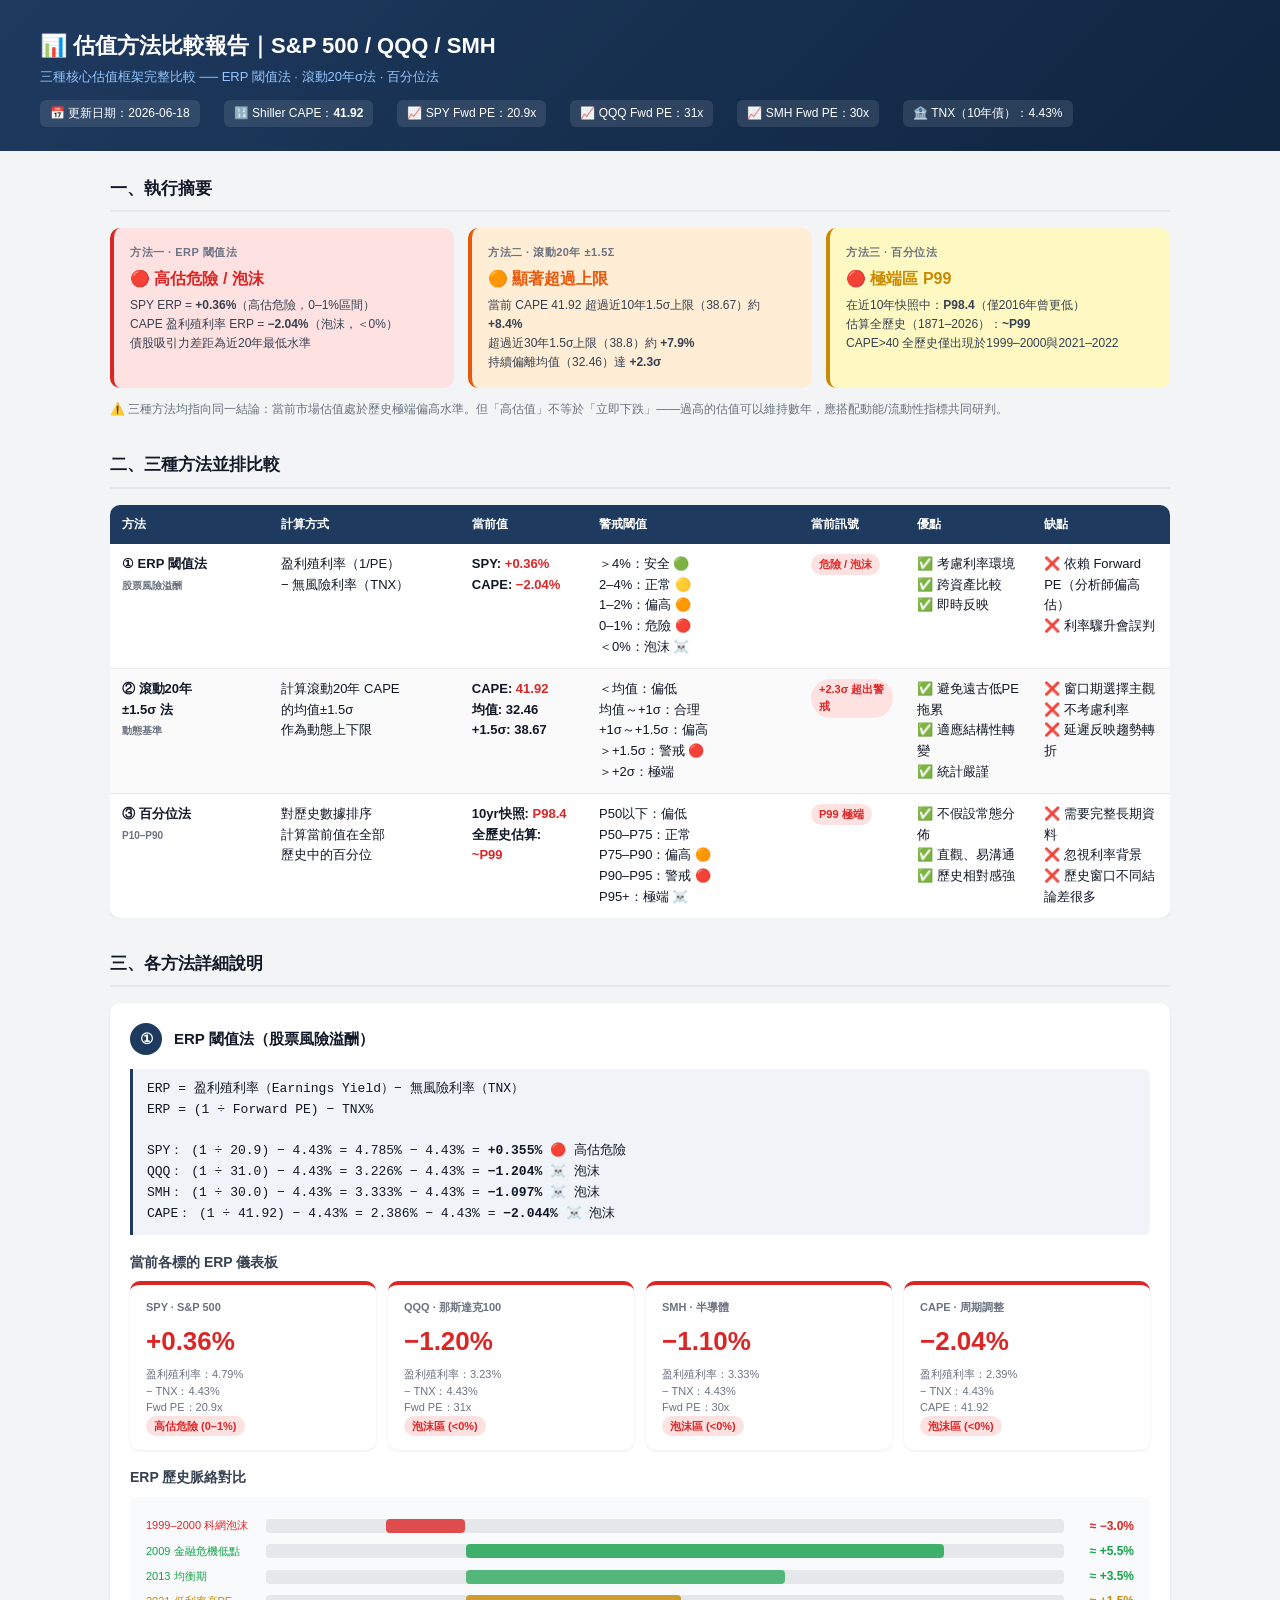
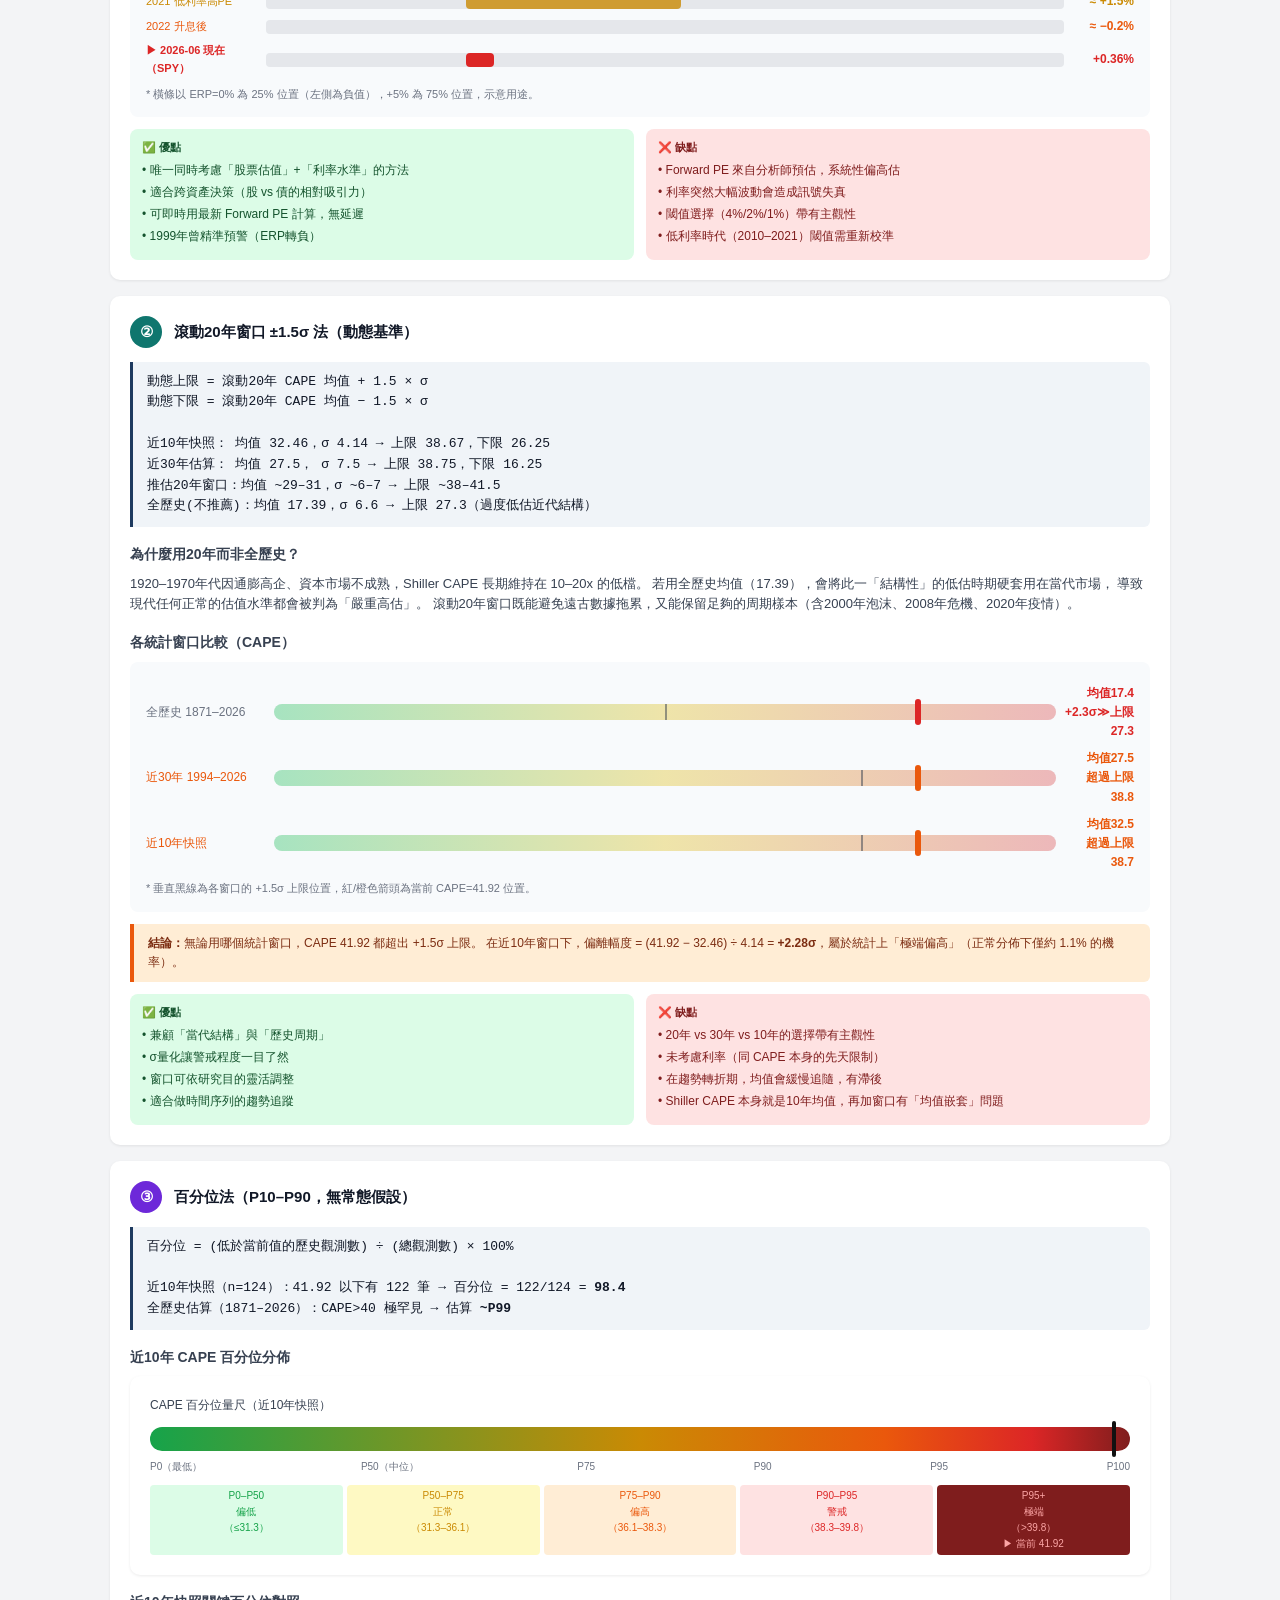
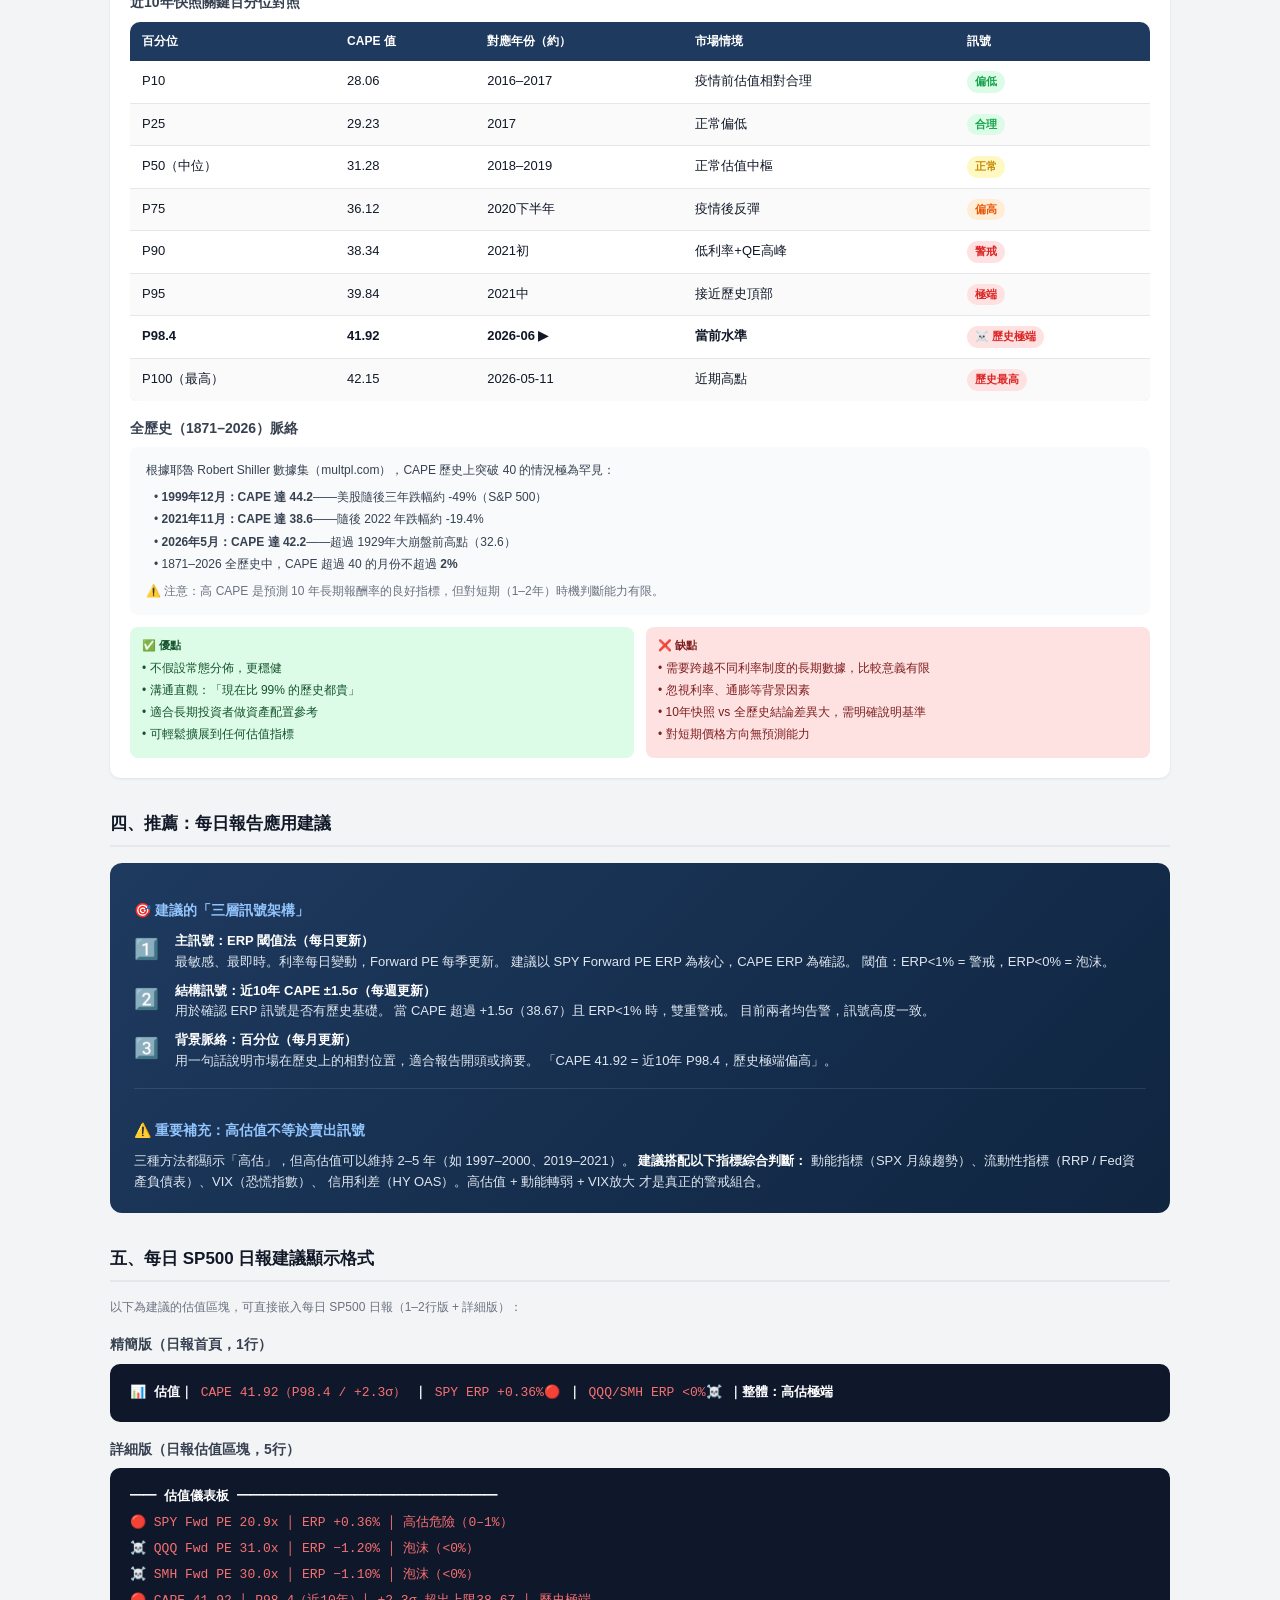
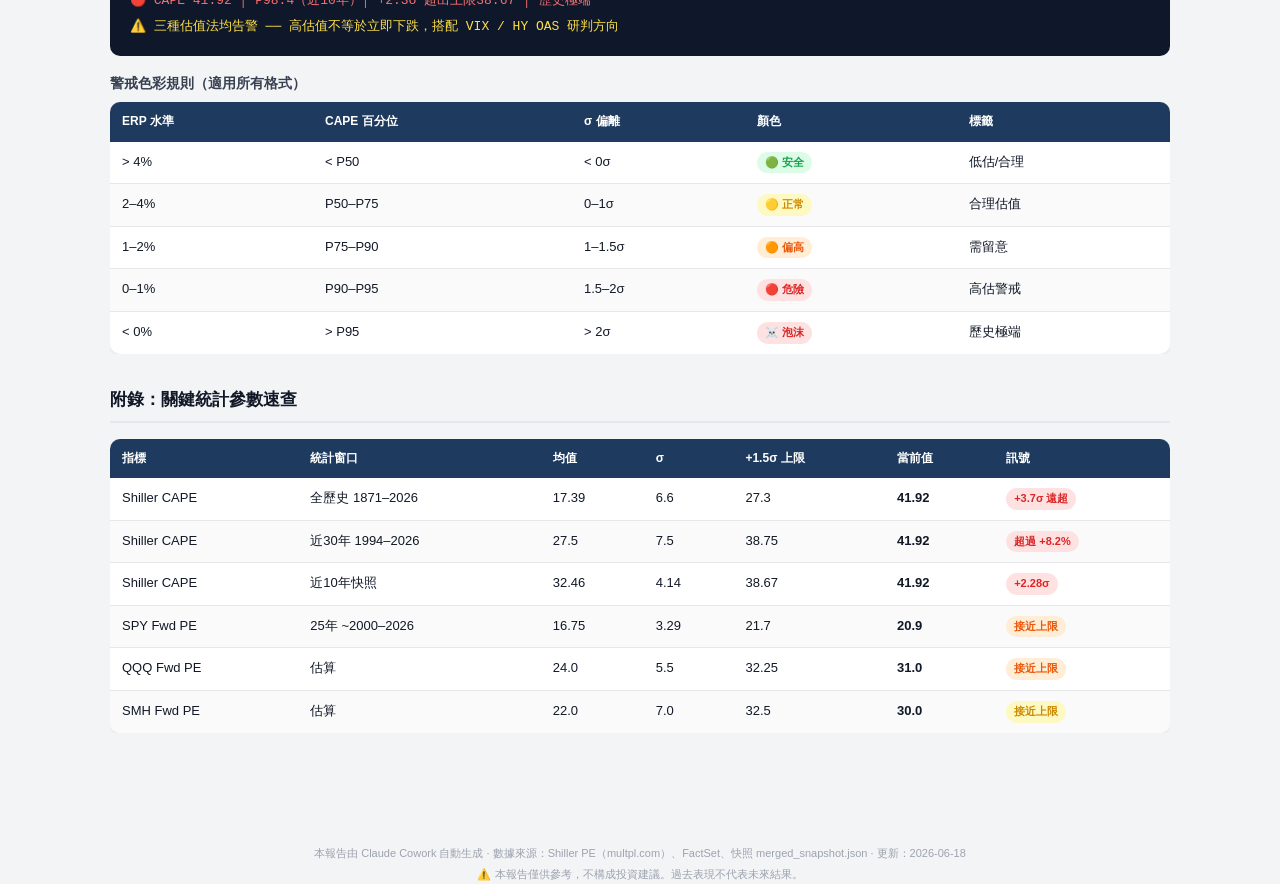
<file: docs/valuation-report.html>
<!DOCTYPE html>
<html lang="zh-Hant">
<head>
<meta charset="UTF-8">
<meta name="viewport" content="width=device-width, initial-scale=1.0">
<title>估值方法比較報告｜S&P 500 / 科技股</title>
<style>
  :root {
    --green:  #16a34a;
    --green-bg: #dcfce7;
    --yellow: #ca8a04;
    --yellow-bg: #fef9c3;
    --orange: #ea580c;
    --orange-bg: #ffedd5;
    --red:    #dc2626;
    --red-bg: #fee2e2;
    --gray:   #6b7280;
    --dark:   #111827;
    --mid:    #374151;
    --light-bg: #f9fafb;
    --border: #e5e7eb;
  }
  * { box-sizing: border-box; margin: 0; padding: 0; }
  body { font-family: 'Segoe UI', 'PingFang TC', 'Noto Sans TC', sans-serif; background: #f3f4f6; color: var(--dark); font-size: 14px; line-height: 1.6; }

  /* ── 頂部標題 ── */
  header { background: linear-gradient(135deg, #1e3a5f 0%, #0f2540 100%); color: #fff; padding: 28px 40px 24px; }
  header h1 { font-size: 22px; font-weight: 700; margin-bottom: 4px; }
  header .subtitle { font-size: 13px; color: #93c5fd; }
  header .meta { margin-top: 12px; display: flex; gap: 24px; flex-wrap: wrap; }
  header .meta span { font-size: 12px; background: rgba(255,255,255,0.1); border-radius: 6px; padding: 4px 10px; }

  /* ── 布局 ── */
  .container { max-width: 1100px; margin: 0 auto; padding: 24px 20px 60px; }
  section { margin-bottom: 32px; }
  h2 { font-size: 17px; font-weight: 700; color: var(--dark); padding: 0 0 8px; border-bottom: 2px solid var(--border); margin-bottom: 16px; }
  h3 { font-size: 14px; font-weight: 700; color: var(--mid); margin: 16px 0 8px; }

  /* ── 執行摘要卡片 ── */
  .exec-grid { display: grid; grid-template-columns: repeat(3, 1fr); gap: 14px; }
  @media(max-width:700px){ .exec-grid { grid-template-columns: 1fr; } }
  .exec-card { border-radius: 10px; padding: 16px; border-left: 4px solid; }
  .exec-card.danger { border-color: var(--red); background: var(--red-bg); }
  .exec-card.warning { border-color: var(--orange); background: var(--orange-bg); }
  .exec-card.caution { border-color: var(--yellow); background: var(--yellow-bg); }
  .exec-card .method { font-size: 11px; font-weight: 700; text-transform: uppercase; letter-spacing: .5px; color: var(--gray); margin-bottom: 4px; }
  .exec-card .signal { font-size: 16px; font-weight: 800; margin-bottom: 4px; }
  .exec-card.danger .signal { color: var(--red); }
  .exec-card.warning .signal { color: var(--orange); }
  .exec-card.caution .signal { color: var(--yellow); }
  .exec-card .desc { font-size: 12px; color: var(--mid); }

  /* ── 通用表格 ── */
  table { width: 100%; border-collapse: collapse; background: #fff; border-radius: 10px; overflow: hidden; box-shadow: 0 1px 3px rgba(0,0,0,.08); }
  th { background: #1e3a5f; color: #fff; font-size: 12px; font-weight: 600; padding: 10px 12px; text-align: left; }
  td { padding: 10px 12px; border-bottom: 1px solid var(--border); font-size: 13px; vertical-align: top; }
  tr:last-child td { border-bottom: none; }
  tr:nth-child(even) td { background: #fafafa; }

  /* ── 訊號標籤 ── */
  .badge { display: inline-block; padding: 2px 8px; border-radius: 20px; font-size: 11px; font-weight: 700; }
  .badge.green  { background: var(--green-bg);  color: var(--green); }
  .badge.yellow { background: var(--yellow-bg); color: var(--yellow); }
  .badge.orange { background: var(--orange-bg); color: var(--orange); }
  .badge.red    { background: var(--red-bg);    color: var(--red); }

  /* ── ERP 儀表板 ── */
  .erp-grid { display: grid; grid-template-columns: repeat(4, 1fr); gap: 12px; }
  @media(max-width:700px){ .erp-grid { grid-template-columns: repeat(2,1fr); } }
  .erp-card { background: #fff; border-radius: 10px; padding: 14px 16px; box-shadow: 0 1px 3px rgba(0,0,0,.08); border-top: 4px solid; }
  .erp-card.red-top    { border-color: var(--red); }
  .erp-card.orange-top { border-color: var(--orange); }
  .erp-card .ticker { font-size: 11px; color: var(--gray); font-weight: 700; text-transform: uppercase; }
  .erp-card .erp-val { font-size: 26px; font-weight: 800; margin: 4px 0; }
  .erp-card.red-top    .erp-val { color: var(--red); }
  .erp-card.orange-top .erp-val { color: var(--orange); }
  .erp-card .erp-detail { font-size: 11px; color: var(--gray); line-height: 1.5; }

  /* ── ERP 歷史對比橫條 ── */
  .erp-history { display: grid; grid-template-columns: 110px 1fr 60px; align-items: center; gap: 10px; margin: 6px 0; }
  .erp-bar-track { background: #e5e7eb; border-radius: 4px; height: 14px; position: relative; overflow: visible; }
  .erp-bar-fill { height: 100%; border-radius: 4px; position: absolute; top: 0; }
  .erp-history-label { font-size: 11px; color: var(--mid); }
  .erp-history-val   { font-size: 12px; font-weight: 700; text-align: right; }

  /* ── 量尺（百分位） ── */
  .gauge-wrap { background: #fff; border-radius: 10px; padding: 20px; box-shadow: 0 1px 3px rgba(0,0,0,.08); }
  .gauge-track { height: 24px; border-radius: 12px; background: linear-gradient(to right, #16a34a 0%, #ca8a04 50%, #ea580c 75%, #dc2626 90%, #7f1d1d 100%); position: relative; margin: 12px 0 8px; }
  .gauge-needle { position: absolute; top: -6px; width: 4px; height: 36px; background: #111; border-radius: 2px; transform: translateX(-2px); }
  .gauge-labels { display: flex; justify-content: space-between; font-size: 10px; color: var(--gray); }
  .gauge-zones { display: grid; grid-template-columns: repeat(5,1fr); gap: 4px; margin-top: 10px; text-align: center; font-size: 10px; }
  .gz { border-radius: 4px; padding: 3px; }
  .gz.green  { background: var(--green-bg);  color: var(--green); }
  .gz.yellow { background: var(--yellow-bg); color: var(--yellow); }
  .gz.orange { background: var(--orange-bg); color: var(--orange); }
  .gz.red    { background: var(--red-bg);    color: var(--red); }
  .gz.darkred{ background: #7f1d1d; color: #fca5a5; }

  /* ── σ 量尺 ── */
  .sigma-row { display: flex; align-items: center; gap: 8px; margin: 8px 0; }
  .sigma-row label { font-size: 12px; color: var(--mid); width: 120px; flex-shrink: 0; }
  .sigma-track { flex: 1; height: 16px; border-radius: 8px; background: #e5e7eb; position: relative; overflow: visible; }
  .sigma-fill { height: 100%; border-radius: 8px; }
  .sigma-marker { position: absolute; top: -5px; width: 6px; height: 26px; background: #111; border-radius: 3px; }
  .sigma-val { font-size: 12px; font-weight: 700; width: 70px; text-align: right; }

  /* ── 方法詳情 ── */
  .method-section { background: #fff; border-radius: 10px; padding: 20px; box-shadow: 0 1px 3px rgba(0,0,0,.08); margin-bottom: 16px; }
  .method-header { display: flex; align-items: center; gap: 12px; margin-bottom: 14px; }
  .method-num { width: 32px; height: 32px; border-radius: 50%; display: flex; align-items: center; justify-content: center; font-weight: 800; font-size: 15px; color: #fff; flex-shrink: 0; }
  .num-blue { background: #1e3a5f; }
  .num-teal { background: #0f766e; }
  .num-purple { background: #6d28d9; }
  .method-title { font-size: 15px; font-weight: 700; }
  .formula-box { background: #f0f4f8; border-left: 3px solid #1e3a5f; padding: 10px 14px; border-radius: 0 6px 6px 0; font-family: monospace; font-size: 13px; margin: 10px 0; }
  .pros-cons { display: grid; grid-template-columns: 1fr 1fr; gap: 12px; margin-top: 12px; }
  @media(max-width:600px){ .pros-cons { grid-template-columns: 1fr; } }
  .pro-box, .con-box { border-radius: 8px; padding: 10px 12px; font-size: 12px; }
  .pro-box { background: var(--green-bg); color: #14532d; }
  .con-box { background: var(--red-bg); color: #7f1d1d; }
  .pro-box strong, .con-box strong { display: block; margin-bottom: 4px; font-size: 11px; text-transform: uppercase; }
  ul.dot { list-style: none; }
  ul.dot li::before { content: '• '; }
  ul.dot li { margin: 3px 0; }

  /* ── 推薦 ── */
  .rec-card { background: linear-gradient(135deg, #1e3a5f, #0f2540); color: #fff; border-radius: 12px; padding: 20px 24px; }
  .rec-card h3 { color: #93c5fd; margin-bottom: 10px; }
  .rec-row { display: flex; gap: 16px; margin: 8px 0; align-items: flex-start; }
  .rec-icon { font-size: 20px; flex-shrink: 0; margin-top: 2px; }
  .rec-text { font-size: 13px; line-height: 1.6; color: #e0e7ef; }
  .rec-text strong { color: #fff; }

  /* ── 日報格式 ── */
  .daily-box { background: #0f172a; color: #e2e8f0; border-radius: 10px; padding: 16px 20px; font-family: monospace; font-size: 13px; line-height: 2; }
  .daily-box .g { color: #4ade80; }
  .daily-box .y { color: #fde047; }
  .daily-box .o { color: #fb923c; }
  .daily-box .r { color: #f87171; }
  .daily-box .w { color: #fff; font-weight: 700; }

  /* ── footer ── */
  footer { text-align: center; font-size: 11px; color: #9ca3af; margin-top: 20px; }

  /* ── 比較大表格欄寬調整 ── */
  .compare-table td:nth-child(1) { width: 15%; font-weight: 600; }
  .compare-table td:nth-child(2) { width: 18%; }
  .compare-table td:nth-child(3) { width: 12%; font-weight: 700; }
  .compare-table td:nth-child(4) { width: 20%; }
  .compare-table td:nth-child(5) { width: 10%; }
  .compare-table td:nth-child(6) { width: 12%; }
  .compare-table td:nth-child(7) { width: 13%; }
</style>
</head>
<body>

<header>
  <h1>📊 估值方法比較報告｜S&amp;P 500 / QQQ / SMH</h1>
  <div class="subtitle">三種核心估值框架完整比較 ── ERP 閾值法 · 滾動20年σ法 · 百分位法</div>
  <div class="meta">
    <span>📅 更新日期：2026-06-18</span>
    <span>🔢 Shiller CAPE：<strong>41.92</strong></span>
    <span>📈 SPY Fwd PE：20.9x</span>
    <span>📈 QQQ Fwd PE：31x</span>
    <span>📈 SMH Fwd PE：30x</span>
    <span>🏦 TNX（10年債）：4.43%</span>
  </div>
</header>

<div class="container">

<!-- ━━━━━━━━━ 一、執行摘要 ━━━━━━━━━ -->
<section>
  <h2>一、執行摘要</h2>
  <div class="exec-grid">

    <div class="exec-card danger">
      <div class="method">方法一 · ERP 閾值法</div>
      <div class="signal">🔴 高估危險 / 泡沫</div>
      <div class="desc">
        SPY ERP = <strong>+0.36%</strong>（高估危險，0–1%區間）<br>
        CAPE 盈利殖利率 ERP = <strong>−2.04%</strong>（泡沫，＜0%）<br>
        債股吸引力差距為近20年最低水準
      </div>
    </div>

    <div class="exec-card warning">
      <div class="method">方法二 · 滾動20年 ±1.5σ</div>
      <div class="signal">🟠 顯著超過上限</div>
      <div class="desc">
        當前 CAPE 41.92 超過近10年1.5σ上限（38.67）約 <strong>+8.4%</strong><br>
        超過近30年1.5σ上限（38.8）約 <strong>+7.9%</strong><br>
        持續偏離均值（32.46）達 <strong>+2.3σ</strong>
      </div>
    </div>

    <div class="exec-card caution">
      <div class="method">方法三 · 百分位法</div>
      <div class="signal">🔴 極端區 P99</div>
      <div class="desc">
        在近10年快照中：<strong>P98.4</strong>（僅2016年曾更低）<br>
        估算全歷史（1871–2026）：<strong>~P99</strong><br>
        CAPE&gt;40 全歷史僅出現於1999–2000與2021–2022
      </div>
    </div>

  </div>
  <p style="margin-top:12px; font-size:12px; color:var(--gray);">
    ⚠️ 三種方法均指向同一結論：當前市場估值處於歷史極端偏高水準。但「高估值」不等於「立即下跌」——過高的估值可以維持數年，應搭配動能/流動性指標共同研判。
  </p>
</section>

<!-- ━━━━━━━━━ 二、三種方法並排比較表 ━━━━━━━━━ -->
<section>
  <h2>二、三種方法並排比較</h2>
  <div style="overflow-x:auto;">
  <table class="compare-table">
    <thead>
      <tr>
        <th>方法</th>
        <th>計算方式</th>
        <th>當前值</th>
        <th>警戒閾值</th>
        <th>當前訊號</th>
        <th>優點</th>
        <th>缺點</th>
      </tr>
    </thead>
    <tbody>
      <tr>
        <td>① ERP 閾值法<br><span style="font-size:10px;color:var(--gray);">股票風險溢酬</span></td>
        <td>盈利殖利率（1/PE）<br>− 無風險利率（TNX）</td>
        <td>
          SPY: <span style="color:var(--red);font-weight:700;">+0.36%</span><br>
          CAPE: <span style="color:var(--red);font-weight:700;">−2.04%</span>
        </td>
        <td>
          ＞4%：安全 🟢<br>
          2–4%：正常 🟡<br>
          1–2%：偏高 🟠<br>
          0–1%：危險 🔴<br>
          ＜0%：泡沫 ☠️
        </td>
        <td>
          <span class="badge red">危險 / 泡沫</span>
        </td>
        <td>
          ✅ 考慮利率環境<br>
          ✅ 跨資產比較<br>
          ✅ 即時反映
        </td>
        <td>
          ❌ 依賴 Forward PE（分析師偏高估）<br>
          ❌ 利率驟升會誤判
        </td>
      </tr>
      <tr>
        <td>② 滾動20年<br>±1.5σ 法<br><span style="font-size:10px;color:var(--gray);">動態基準</span></td>
        <td>計算滾動20年 CAPE<br>的均值±1.5σ<br>作為動態上下限</td>
        <td>
          CAPE: <span style="color:var(--red);font-weight:700;">41.92</span><br>
          均值: 32.46<br>
          +1.5σ: 38.67
        </td>
        <td>
          ＜均值：偏低<br>
          均值～+1σ：合理<br>
          +1σ～+1.5σ：偏高<br>
          ＞+1.5σ：警戒 🔴<br>
          ＞+2σ：極端
        </td>
        <td>
          <span class="badge red">+2.3σ 超出警戒</span>
        </td>
        <td>
          ✅ 避免遠古低PE拖累<br>
          ✅ 適應結構性轉變<br>
          ✅ 統計嚴謹
        </td>
        <td>
          ❌ 窗口期選擇主觀<br>
          ❌ 不考慮利率<br>
          ❌ 延遲反映趨勢轉折
        </td>
      </tr>
      <tr>
        <td>③ 百分位法<br><span style="font-size:10px;color:var(--gray);">P10–P90</span></td>
        <td>對歷史數據排序<br>計算當前值在全部<br>歷史中的百分位</td>
        <td>
          10yr快照: <span style="color:var(--red);font-weight:700;">P98.4</span><br>
          全歷史估算: <span style="color:var(--red);font-weight:700;">~P99</span>
        </td>
        <td>
          P50以下：偏低<br>
          P50–P75：正常<br>
          P75–P90：偏高 🟠<br>
          P90–P95：警戒 🔴<br>
          P95+：極端 ☠️
        </td>
        <td>
          <span class="badge red">P99 極端</span>
        </td>
        <td>
          ✅ 不假設常態分佈<br>
          ✅ 直觀、易溝通<br>
          ✅ 歷史相對感強
        </td>
        <td>
          ❌ 需要完整長期資料<br>
          ❌ 忽視利率背景<br>
          ❌ 歷史窗口不同結論差很多
        </td>
      </tr>
    </tbody>
  </table>
  </div>
</section>

<!-- ━━━━━━━━━ 三、方法一：ERP 閾值法 ━━━━━━━━━ -->
<section>
  <h2>三、各方法詳細說明</h2>

  <div class="method-section">
    <div class="method-header">
      <div class="method-num num-blue">①</div>
      <div class="method-title">ERP 閾值法（股票風險溢酬）</div>
    </div>

    <div class="formula-box">
      ERP = 盈利殖利率（Earnings Yield）− 無風險利率（TNX）<br>
      ERP = (1 ÷ Forward PE)  −  TNX%<br><br>
      SPY：  (1 ÷ 20.9)  − 4.43% =  4.785% − 4.43% = <strong>+0.355%</strong>  🔴 高估危險<br>
      QQQ：  (1 ÷ 31.0)  − 4.43% =  3.226% − 4.43% = <strong>−1.204%</strong>  ☠️ 泡沫<br>
      SMH：  (1 ÷ 30.0)  − 4.43% =  3.333% − 4.43% = <strong>−1.097%</strong>  ☠️ 泡沫<br>
      CAPE： (1 ÷ 41.92) − 4.43% =  2.386% − 4.43% = <strong>−2.044%</strong>  ☠️ 泡沫
    </div>

    <h3>當前各標的 ERP 儀表板</h3>
    <div class="erp-grid">
      <div class="erp-card red-top">
        <div class="ticker">SPY · S&amp;P 500</div>
        <div class="erp-val">+0.36%</div>
        <div class="erp-detail">
          盈利殖利率：4.79%<br>
          − TNX：4.43%<br>
          Fwd PE：20.9x<br>
          <span class="badge red">高估危險 (0–1%)</span>
        </div>
      </div>
      <div class="erp-card red-top">
        <div class="ticker">QQQ · 那斯達克100</div>
        <div class="erp-val">−1.20%</div>
        <div class="erp-detail">
          盈利殖利率：3.23%<br>
          − TNX：4.43%<br>
          Fwd PE：31x<br>
          <span class="badge red">泡沫區 (&lt;0%)</span>
        </div>
      </div>
      <div class="erp-card red-top">
        <div class="ticker">SMH · 半導體</div>
        <div class="erp-val">−1.10%</div>
        <div class="erp-detail">
          盈利殖利率：3.33%<br>
          − TNX：4.43%<br>
          Fwd PE：30x<br>
          <span class="badge red">泡沫區 (&lt;0%)</span>
        </div>
      </div>
      <div class="erp-card red-top">
        <div class="ticker">CAPE · 周期調整</div>
        <div class="erp-val">−2.04%</div>
        <div class="erp-detail">
          盈利殖利率：2.39%<br>
          − TNX：4.43%<br>
          CAPE：41.92<br>
          <span class="badge red">泡沫區 (&lt;0%)</span>
        </div>
      </div>
    </div>

    <h3>ERP 歷史脈絡對比</h3>
    <div style="background:#f8fafc; border-radius:8px; padding:14px 16px; margin-top:8px;">
      <div class="erp-history">
        <span class="erp-history-label" style="color:var(--red);">1999–2000 科網泡沫</span>
        <div class="erp-bar-track">
          <div class="erp-bar-fill" style="left:15%;width:10%;background:var(--red);opacity:.8;"></div>
        </div>
        <span class="erp-history-val" style="color:var(--red);">≈ −3.0%</span>
      </div>
      <div class="erp-history">
        <span class="erp-history-label" style="color:var(--green);">2009 金融危機低點</span>
        <div class="erp-bar-track">
          <div class="erp-bar-fill" style="left:25%;width:60%;background:var(--green);opacity:.8;"></div>
        </div>
        <span class="erp-history-val" style="color:var(--green);">≈ +5.5%</span>
      </div>
      <div class="erp-history">
        <span class="erp-history-label" style="color:var(--green);">2013 均衡期</span>
        <div class="erp-bar-track">
          <div class="erp-bar-fill" style="left:25%;width:40%;background:var(--green);opacity:.7;"></div>
        </div>
        <span class="erp-history-val" style="color:var(--green);">≈ +3.5%</span>
      </div>
      <div class="erp-history">
        <span class="erp-history-label" style="color:var(--yellow);">2021 低利率高PE</span>
        <div class="erp-bar-track">
          <div class="erp-bar-fill" style="left:25%;width:27%;background:var(--yellow);opacity:.8;"></div>
        </div>
        <span class="erp-history-val" style="color:var(--yellow);">≈ +1.5%</span>
      </div>
      <div class="erp-history">
        <span class="erp-history-label" style="color:var(--orange);">2022 升息後</span>
        <div class="erp-bar-track">
          <div class="erp-bar-fill" style="left:25%;width:0%;background:var(--orange);opacity:.8;"></div>
        </div>
        <span class="erp-history-val" style="color:var(--orange);">≈ −0.2%</span>
      </div>
      <div class="erp-history">
        <span class="erp-history-label" style="color:var(--red);font-weight:700;">▶ 2026-06 現在（SPY）</span>
        <div class="erp-bar-track">
          <div class="erp-bar-fill" style="left:25%;width:3.6%;background:var(--red);"></div>
        </div>
        <span class="erp-history-val" style="color:var(--red);font-weight:700;">+0.36%</span>
      </div>
      <p style="font-size:11px;color:var(--gray);margin-top:8px;">* 橫條以 ERP=0% 為 25% 位置（左側為負值），+5% 為 75% 位置，示意用途。</p>
    </div>

    <div class="pros-cons">
      <div class="pro-box">
        <strong>✅ 優點</strong>
        <ul class="dot">
          <li>唯一同時考慮「股票估值」+「利率水準」的方法</li>
          <li>適合跨資產決策（股 vs 債的相對吸引力）</li>
          <li>可即時用最新 Forward PE 計算，無延遲</li>
          <li>1999年曾精準預警（ERP轉負）</li>
        </ul>
      </div>
      <div class="con-box">
        <strong>❌ 缺點</strong>
        <ul class="dot">
          <li>Forward PE 來自分析師預估，系統性偏高估</li>
          <li>利率突然大幅波動會造成訊號失真</li>
          <li>閾值選擇（4%/2%/1%）帶有主觀性</li>
          <li>低利率時代（2010–2021）閾值需重新校準</li>
        </ul>
      </div>
    </div>
  </div>

  <!-- 方法二 -->
  <div class="method-section">
    <div class="method-header">
      <div class="method-num num-teal">②</div>
      <div class="method-title">滾動20年窗口 ±1.5σ 法（動態基準）</div>
    </div>

    <div class="formula-box">
      動態上限 = 滾動20年 CAPE 均值  +  1.5 × σ<br>
      動態下限 = 滾動20年 CAPE 均值  −  1.5 × σ<br><br>
      近10年快照：  均值 32.46，σ 4.14  →  上限 38.67，下限 26.25<br>
      近30年估算：  均值 27.5，  σ 7.5   →  上限 38.75，下限 16.25<br>
      推估20年窗口：均值 ~29–31，σ ~6–7 →  上限 ~38–41.5<br>
      全歷史(不推薦)：均值 17.39，σ 6.6  →  上限 27.3（過度低估近代結構）
    </div>

    <h3>為什麼用20年而非全歷史？</h3>
    <p style="font-size:13px; color:var(--mid); margin:8px 0 12px;">
      1920–1970年代因通膨高企、資本市場不成熟，Shiller CAPE 長期維持在 10–20x 的低檔。
      若用全歷史均值（17.39），會將此一「結構性」的低估時期硬套用在當代市場，
      導致現代任何正常的估值水準都會被判為「嚴重高估」。
      滾動20年窗口既能避免遠古數據拖累，又能保留足夠的周期樣本（含2000年泡沫、2008年危機、2020年疫情）。
    </p>

    <h3>各統計窗口比較（CAPE）</h3>
    <div style="background:#f8fafc; border-radius:8px; padding:14px 16px;">
      <div class="sigma-row">
        <label style="color:var(--gray);">全歷史 1871–2026</label>
        <div class="sigma-track">
          <div class="sigma-fill" style="width:100%;background:linear-gradient(to right,#4ade80 0%,#fde047 50%,#f87171 100%);border-radius:8px;opacity:.4;"></div>
          <div class="sigma-marker" style="left:82%;background:var(--red);"></div>
          <div style="position:absolute;top:0;left:50%;width:2px;height:16px;background:#374151;opacity:.5;"></div>
        </div>
        <span class="sigma-val" style="color:var(--red);">均值17.4<br>+2.3σ≫上限27.3</span>
      </div>
      <div class="sigma-row">
        <label style="color:var(--orange);">近30年 1994–2026</label>
        <div class="sigma-track">
          <div class="sigma-fill" style="width:100%;background:linear-gradient(to right,#4ade80 0%,#fde047 50%,#f87171 100%);border-radius:8px;opacity:.4;"></div>
          <div style="position:absolute;top:0;left:75%;width:2px;height:16px;background:#374151;opacity:.5;"></div>
          <div class="sigma-marker" style="left:82%;background:var(--orange);"></div>
        </div>
        <span class="sigma-val" style="color:var(--orange);">均值27.5<br>超過上限38.8</span>
      </div>
      <div class="sigma-row">
        <label style="color:var(--orange);">近10年快照</label>
        <div class="sigma-track">
          <div class="sigma-fill" style="width:100%;background:linear-gradient(to right,#4ade80 0%,#fde047 50%,#f87171 100%);border-radius:8px;opacity:.4;"></div>
          <div style="position:absolute;top:0;left:75%;width:2px;height:16px;background:#374151;opacity:.5;"></div>
          <div class="sigma-marker" style="left:82%;background:var(--orange);"></div>
        </div>
        <span class="sigma-val" style="color:var(--orange);">均值32.5<br>超過上限38.7</span>
      </div>
      <p style="font-size:11px;color:var(--gray);margin-top:6px;">* 垂直黑線為各窗口的 +1.5σ 上限位置，紅/橙色箭頭為當前 CAPE=41.92 位置。</p>
    </div>

    <div style="margin-top:12px; background:var(--orange-bg); border-left:4px solid var(--orange); padding:10px 14px; border-radius:0 6px 6px 0; font-size:12px; color:#7c2d12;">
      <strong>結論：</strong>無論用哪個統計窗口，CAPE 41.92 都超出 +1.5σ 上限。
      在近10年窗口下，偏離幅度 = (41.92 − 32.46) ÷ 4.14 = <strong>+2.28σ</strong>，屬於統計上「極端偏高」（正常分佈下僅約 1.1% 的機率）。
    </div>

    <div class="pros-cons">
      <div class="pro-box">
        <strong>✅ 優點</strong>
        <ul class="dot">
          <li>兼顧「當代結構」與「歷史周期」</li>
          <li>σ量化讓警戒程度一目了然</li>
          <li>窗口可依研究目的靈活調整</li>
          <li>適合做時間序列的趨勢追蹤</li>
        </ul>
      </div>
      <div class="con-box">
        <strong>❌ 缺點</strong>
        <ul class="dot">
          <li>20年 vs 30年 vs 10年的選擇帶有主觀性</li>
          <li>未考慮利率（同 CAPE 本身的先天限制）</li>
          <li>在趨勢轉折期，均值會緩慢追隨，有滯後</li>
          <li>Shiller CAPE 本身就是10年均值，再加窗口有「均值嵌套」問題</li>
        </ul>
      </div>
    </div>
  </div>

  <!-- 方法三 -->
  <div class="method-section">
    <div class="method-header">
      <div class="method-num num-purple">③</div>
      <div class="method-title">百分位法（P10–P90，無常態假設）</div>
    </div>

    <div class="formula-box">
      百分位 = (低於當前值的歷史觀測數) ÷ (總觀測數) × 100%<br><br>
      近10年快照（n=124）：41.92 以下有 122 筆 → 百分位 = 122/124 = <strong>98.4</strong><br>
      全歷史估算（1871–2026）：CAPE&gt;40 極罕見 → 估算 <strong>~P99</strong>
    </div>

    <h3>近10年 CAPE 百分位分佈</h3>
    <div class="gauge-wrap">
      <p style="font-size:12px;color:var(--mid);margin-bottom:4px;">CAPE 百分位量尺（近10年快照）</p>
      <div class="gauge-track">
        <div class="gauge-needle" style="left:98.4%;"></div>
      </div>
      <div class="gauge-labels">
        <span>P0（最低）</span>
        <span>P50（中位）</span>
        <span>P75</span>
        <span>P90</span>
        <span>P95</span>
        <span>P100</span>
      </div>
      <div class="gauge-zones">
        <div class="gz green">P0–P50<br>偏低<br>（≤31.3）</div>
        <div class="gz yellow">P50–P75<br>正常<br>（31.3–36.1）</div>
        <div class="gz orange">P75–P90<br>偏高<br>（36.1–38.3）</div>
        <div class="gz red">P90–P95<br>警戒<br>（38.3–39.8）</div>
        <div class="gz darkred">P95+<br>極端<br>（&gt;39.8）<br>▶ 當前 41.92</div>
      </div>
    </div>

    <h3>近10年快照關鍵百分位對照</h3>
    <div style="overflow-x:auto;">
    <table>
      <thead>
        <tr>
          <th>百分位</th><th>CAPE 值</th><th>對應年份（約）</th><th>市場情境</th><th>訊號</th>
        </tr>
      </thead>
      <tbody>
        <tr><td>P10</td><td>28.06</td><td>2016–2017</td><td>疫情前估值相對合理</td><td><span class="badge green">偏低</span></td></tr>
        <tr><td>P25</td><td>29.23</td><td>2017</td><td>正常偏低</td><td><span class="badge green">合理</span></td></tr>
        <tr><td>P50（中位）</td><td>31.28</td><td>2018–2019</td><td>正常估值中樞</td><td><span class="badge yellow">正常</span></td></tr>
        <tr><td>P75</td><td>36.12</td><td>2020下半年</td><td>疫情後反彈</td><td><span class="badge orange">偏高</span></td></tr>
        <tr><td>P90</td><td>38.34</td><td>2021初</td><td>低利率+QE高峰</td><td><span class="badge red">警戒</span></td></tr>
        <tr><td>P95</td><td>39.84</td><td>2021中</td><td>接近歷史頂部</td><td><span class="badge red">極端</span></td></tr>
        <tr><td><strong>P98.4</strong></td><td><strong>41.92</strong></td><td><strong>2026-06 ▶</strong></td><td><strong>當前水準</strong></td><td><span class="badge red">☠️ 歷史極端</span></td></tr>
        <tr><td>P100（最高）</td><td>42.15</td><td>2026-05-11</td><td>近期高點</td><td><span class="badge red">歷史最高</span></td></tr>
      </tbody>
    </table>
    </div>

    <h3>全歷史（1871–2026）脈絡</h3>
    <div style="background:#f8fafc;border-radius:8px;padding:14px 16px;font-size:12px;color:var(--mid);">
      <p>根據耶魯 Robert Shiller 數據集（multpl.com），CAPE 歷史上突破 40 的情況極為罕見：</p>
      <ul class="dot" style="margin:8px 0 0 8px;">
        <li><strong>1999年12月：CAPE 達 44.2</strong>——美股隨後三年跌幅約 -49%（S&amp;P 500）</li>
        <li><strong>2021年11月：CAPE 達 38.6</strong>——隨後 2022 年跌幅約 -19.4%</li>
        <li><strong>2026年5月：CAPE 達 42.2</strong>——超過 1929年大崩盤前高點（32.6）</li>
        <li>1871–2026 全歷史中，CAPE 超過 40 的月份不超過 <strong>2%</strong></li>
      </ul>
      <p style="margin-top:8px;color:var(--gray);">⚠️ 注意：高 CAPE 是預測 10 年長期報酬率的良好指標，但對短期（1–2年）時機判斷能力有限。</p>
    </div>

    <div class="pros-cons">
      <div class="pro-box">
        <strong>✅ 優點</strong>
        <ul class="dot">
          <li>不假設常態分佈，更穩健</li>
          <li>溝通直觀：「現在比 99% 的歷史都貴」</li>
          <li>適合長期投資者做資產配置參考</li>
          <li>可輕鬆擴展到任何估值指標</li>
        </ul>
      </div>
      <div class="con-box">
        <strong>❌ 缺點</strong>
        <ul class="dot">
          <li>需要跨越不同利率制度的長期數據，比較意義有限</li>
          <li>忽視利率、通膨等背景因素</li>
          <li>10年快照 vs 全歷史結論差異大，需明確說明基準</li>
          <li>對短期價格方向無預測能力</li>
        </ul>
      </div>
    </div>
  </div>
</section>

<!-- ━━━━━━━━━ 四、推薦與組合應用 ━━━━━━━━━ -->
<section>
  <h2>四、推薦：每日報告應用建議</h2>
  <div class="rec-card">
    <h3>🎯 建議的「三層訊號架構」</h3>

    <div class="rec-row">
      <div class="rec-icon">1️⃣</div>
      <div class="rec-text">
        <strong>主訊號：ERP 閾值法（每日更新）</strong><br>
        最敏感、最即時。利率每日變動，Forward PE 每季更新。
        建議以 SPY Forward PE ERP 為核心，CAPE ERP 為確認。
        閾值：ERP&lt;1% = 警戒，ERP&lt;0% = 泡沫。
      </div>
    </div>

    <div class="rec-row">
      <div class="rec-icon">2️⃣</div>
      <div class="rec-text">
        <strong>結構訊號：近10年 CAPE ±1.5σ（每週更新）</strong><br>
        用於確認 ERP 訊號是否有歷史基礎。
        當 CAPE 超過 +1.5σ（38.67）且 ERP&lt;1% 時，雙重警戒。
        目前兩者均告警，訊號高度一致。
      </div>
    </div>

    <div class="rec-row">
      <div class="rec-icon">3️⃣</div>
      <div class="rec-text">
        <strong>背景脈絡：百分位（每月更新）</strong><br>
        用一句話說明市場在歷史上的相對位置，適合報告開頭或摘要。
        「CAPE 41.92 = 近10年 P98.4，歷史極端偏高」。
      </div>
    </div>

    <div style="margin-top:16px;border-top:1px solid rgba(255,255,255,0.1);padding-top:14px;">
      <h3 style="margin-bottom:10px;">⚠️ 重要補充：高估值不等於賣出訊號</h3>
      <p class="rec-text">
        三種方法都顯示「高估」，但高估值可以維持 2–5 年（如 1997–2000、2019–2021）。
        <strong>建議搭配以下指標綜合判斷：</strong>
        動能指標（SPX 月線趨勢）、流動性指標（RRP / Fed資產負債表）、VIX（恐慌指數）、
        信用利差（HY OAS）。高估值 + 動能轉弱 + VIX放大 才是真正的警戒組合。
      </p>
    </div>
  </div>
</section>

<!-- ━━━━━━━━━ 五、每日日報建議格式 ━━━━━━━━━ -->
<section>
  <h2>五、每日 SP500 日報建議顯示格式</h2>
  <p style="font-size:12px;color:var(--gray);margin-bottom:12px;">以下為建議的估值區塊，可直接嵌入每日 SP500 日報（1–2行版 + 詳細版）：</p>

  <h3>精簡版（日報首頁，1行）</h3>
  <div class="daily-box">
    <span class="w">📊 估值｜</span>
    <span class="r">CAPE 41.92（P98.4 / +2.3σ）</span>
    <span class="w">｜</span>
    <span class="r">SPY ERP +0.36%🔴</span>
    <span class="w">｜</span>
    <span class="r">QQQ/SMH ERP &lt;0%☠️</span>
    <span class="w">｜整體：高估極端</span>
  </div>

  <h3 style="margin-top:16px;">詳細版（日報估值區塊，5行）</h3>
  <div class="daily-box">
    <span class="w">━━ 估值儀表板 ━━━━━━━━━━━━━━━━━━━━</span><br>
    <span class="r">🔴 SPY  Fwd PE 20.9x │ ERP +0.36% │ 高估危險（0–1%）</span><br>
    <span class="r">☠️ QQQ  Fwd PE 31.0x │ ERP −1.20% │ 泡沫（&lt;0%）</span><br>
    <span class="r">☠️ SMH  Fwd PE 30.0x │ ERP −1.10% │ 泡沫（&lt;0%）</span><br>
    <span class="r">🔴 CAPE 41.92  │ P98.4（近10年）│ +2.3σ 超出上限38.67 │ 歷史極端</span><br>
    <span class="y">⚠️ 三種估值法均告警 ── 高估值不等於立即下跌，搭配 VIX / HY OAS 研判方向</span>
  </div>

  <h3 style="margin-top:16px;">警戒色彩規則（適用所有格式）</h3>
  <div style="overflow-x:auto;">
  <table>
    <thead>
      <tr><th>ERP 水準</th><th>CAPE 百分位</th><th>σ 偏離</th><th>顏色</th><th>標籤</th></tr>
    </thead>
    <tbody>
      <tr><td>&gt; 4%</td><td>&lt; P50</td><td>&lt; 0σ</td><td><span class="badge green">🟢 安全</span></td><td>低估/合理</td></tr>
      <tr><td>2–4%</td><td>P50–P75</td><td>0–1σ</td><td><span class="badge yellow">🟡 正常</span></td><td>合理估值</td></tr>
      <tr><td>1–2%</td><td>P75–P90</td><td>1–1.5σ</td><td><span class="badge orange">🟠 偏高</span></td><td>需留意</td></tr>
      <tr><td>0–1%</td><td>P90–P95</td><td>1.5–2σ</td><td><span class="badge red">🔴 危險</span></td><td>高估警戒</td></tr>
      <tr><td>&lt; 0%</td><td>&gt; P95</td><td>&gt; 2σ</td><td><span class="badge red">☠️ 泡沫</span></td><td>歷史極端</td></tr>
    </tbody>
  </table>
  </div>
</section>

<!-- ━━━━━━━━━ 附錄 ━━━━━━━━━ -->
<section>
  <h2>附錄：關鍵統計參數速查</h2>
  <div style="overflow-x:auto;">
  <table>
    <thead>
      <tr><th>指標</th><th>統計窗口</th><th>均值</th><th>σ</th><th>+1.5σ 上限</th><th>當前值</th><th>訊號</th></tr>
    </thead>
    <tbody>
      <tr>
        <td>Shiller CAPE</td><td>全歷史 1871–2026</td>
        <td>17.39</td><td>6.6</td><td>27.3</td>
        <td><strong>41.92</strong></td>
        <td><span class="badge red">+3.7σ 遠超</span></td>
      </tr>
      <tr>
        <td>Shiller CAPE</td><td>近30年 1994–2026</td>
        <td>27.5</td><td>7.5</td><td>38.75</td>
        <td><strong>41.92</strong></td>
        <td><span class="badge red">超過 +8.2%</span></td>
      </tr>
      <tr>
        <td>Shiller CAPE</td><td>近10年快照</td>
        <td>32.46</td><td>4.14</td><td>38.67</td>
        <td><strong>41.92</strong></td>
        <td><span class="badge red">+2.28σ</span></td>
      </tr>
      <tr>
        <td>SPY Fwd PE</td><td>25年 ~2000–2026</td>
        <td>16.75</td><td>3.29</td><td>21.7</td>
        <td><strong>20.9</strong></td>
        <td><span class="badge orange">接近上限</span></td>
      </tr>
      <tr>
        <td>QQQ Fwd PE</td><td>估算</td>
        <td>24.0</td><td>5.5</td><td>32.25</td>
        <td><strong>31.0</strong></td>
        <td><span class="badge orange">接近上限</span></td>
      </tr>
      <tr>
        <td>SMH Fwd PE</td><td>估算</td>
        <td>22.0</td><td>7.0</td><td>32.5</td>
        <td><strong>30.0</strong></td>
        <td><span class="badge yellow">接近上限</span></td>
      </tr>
    </tbody>
  </table>
  </div>
</section>

</div><!-- /container -->

<footer>
  <p>本報告由 Claude Cowork 自動生成 · 數據來源：Shiller PE（multpl.com）、FactSet、快照 merged_snapshot.json · 更新：2026-06-18</p>
  <p style="margin-top:4px;">⚠️ 本報告僅供參考，不構成投資建議。過去表現不代表未來結果。</p>
</footer>

</body>
</html>
</file>
